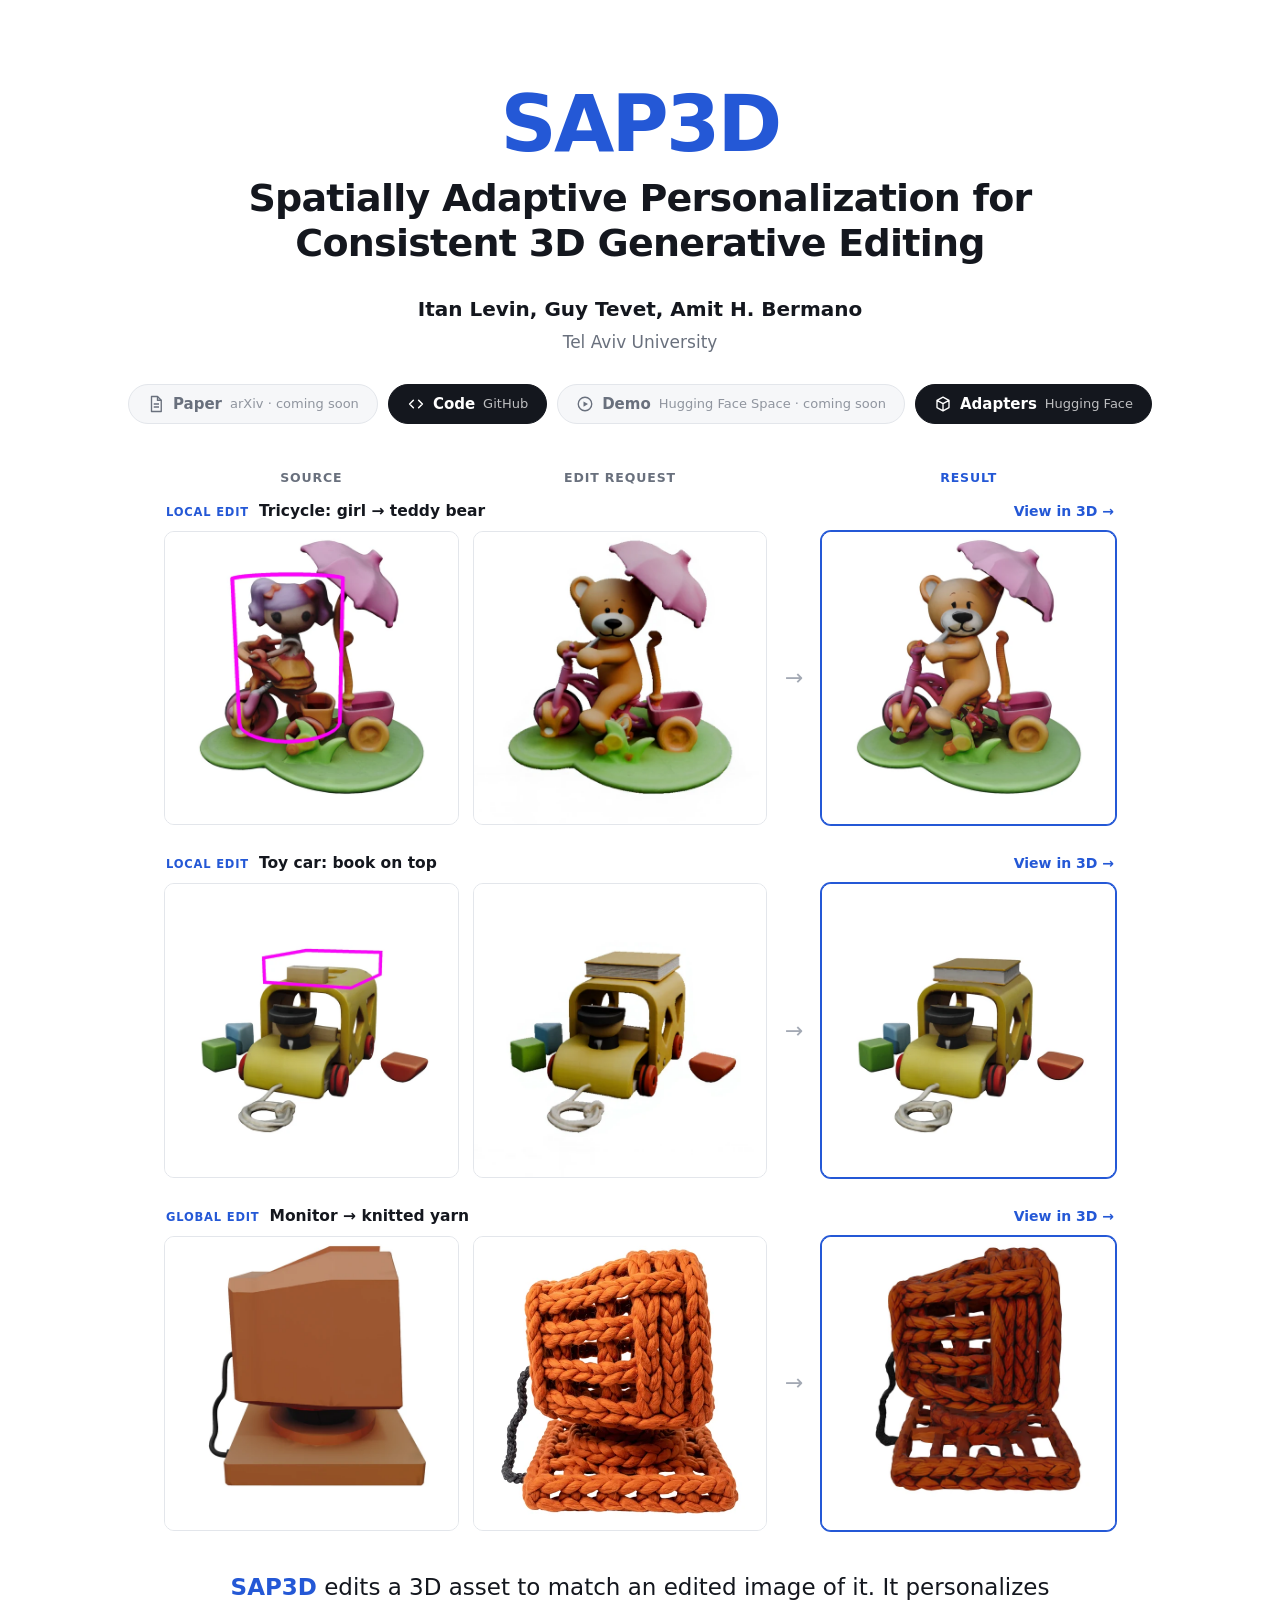
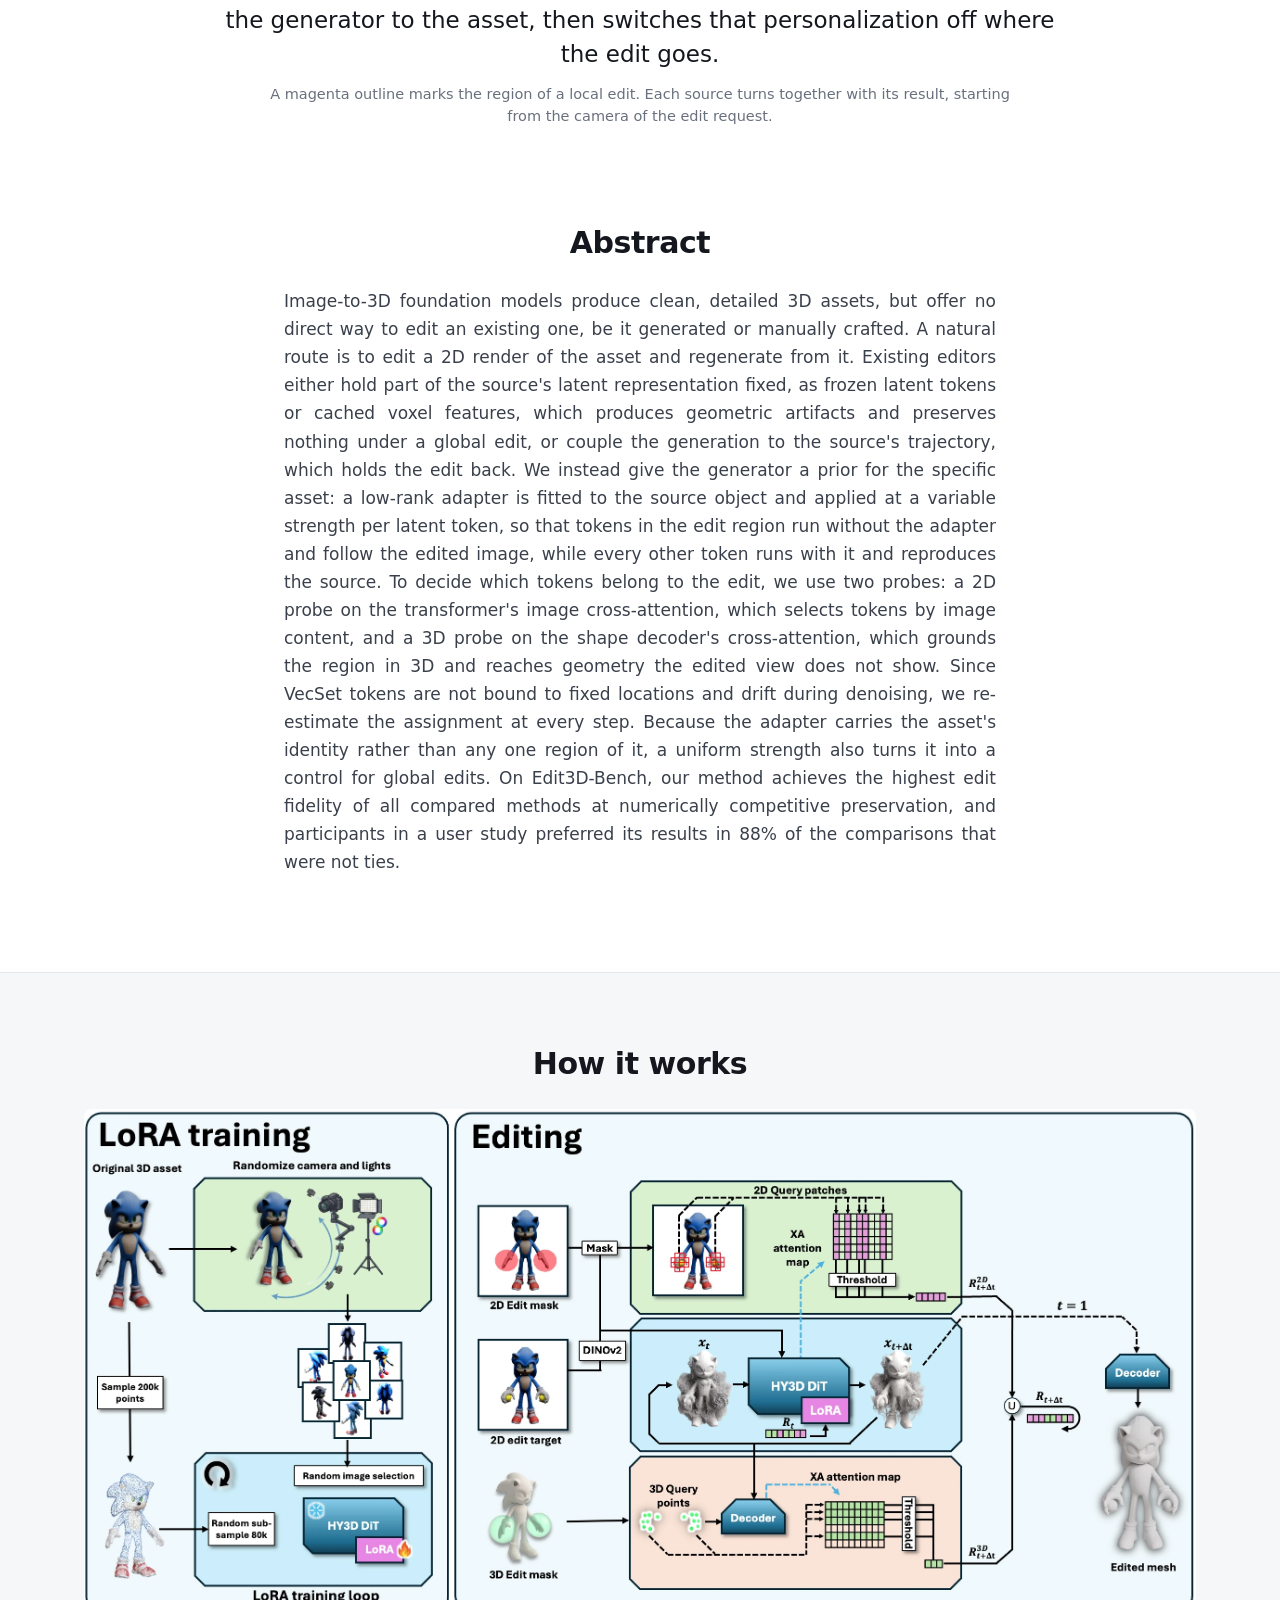
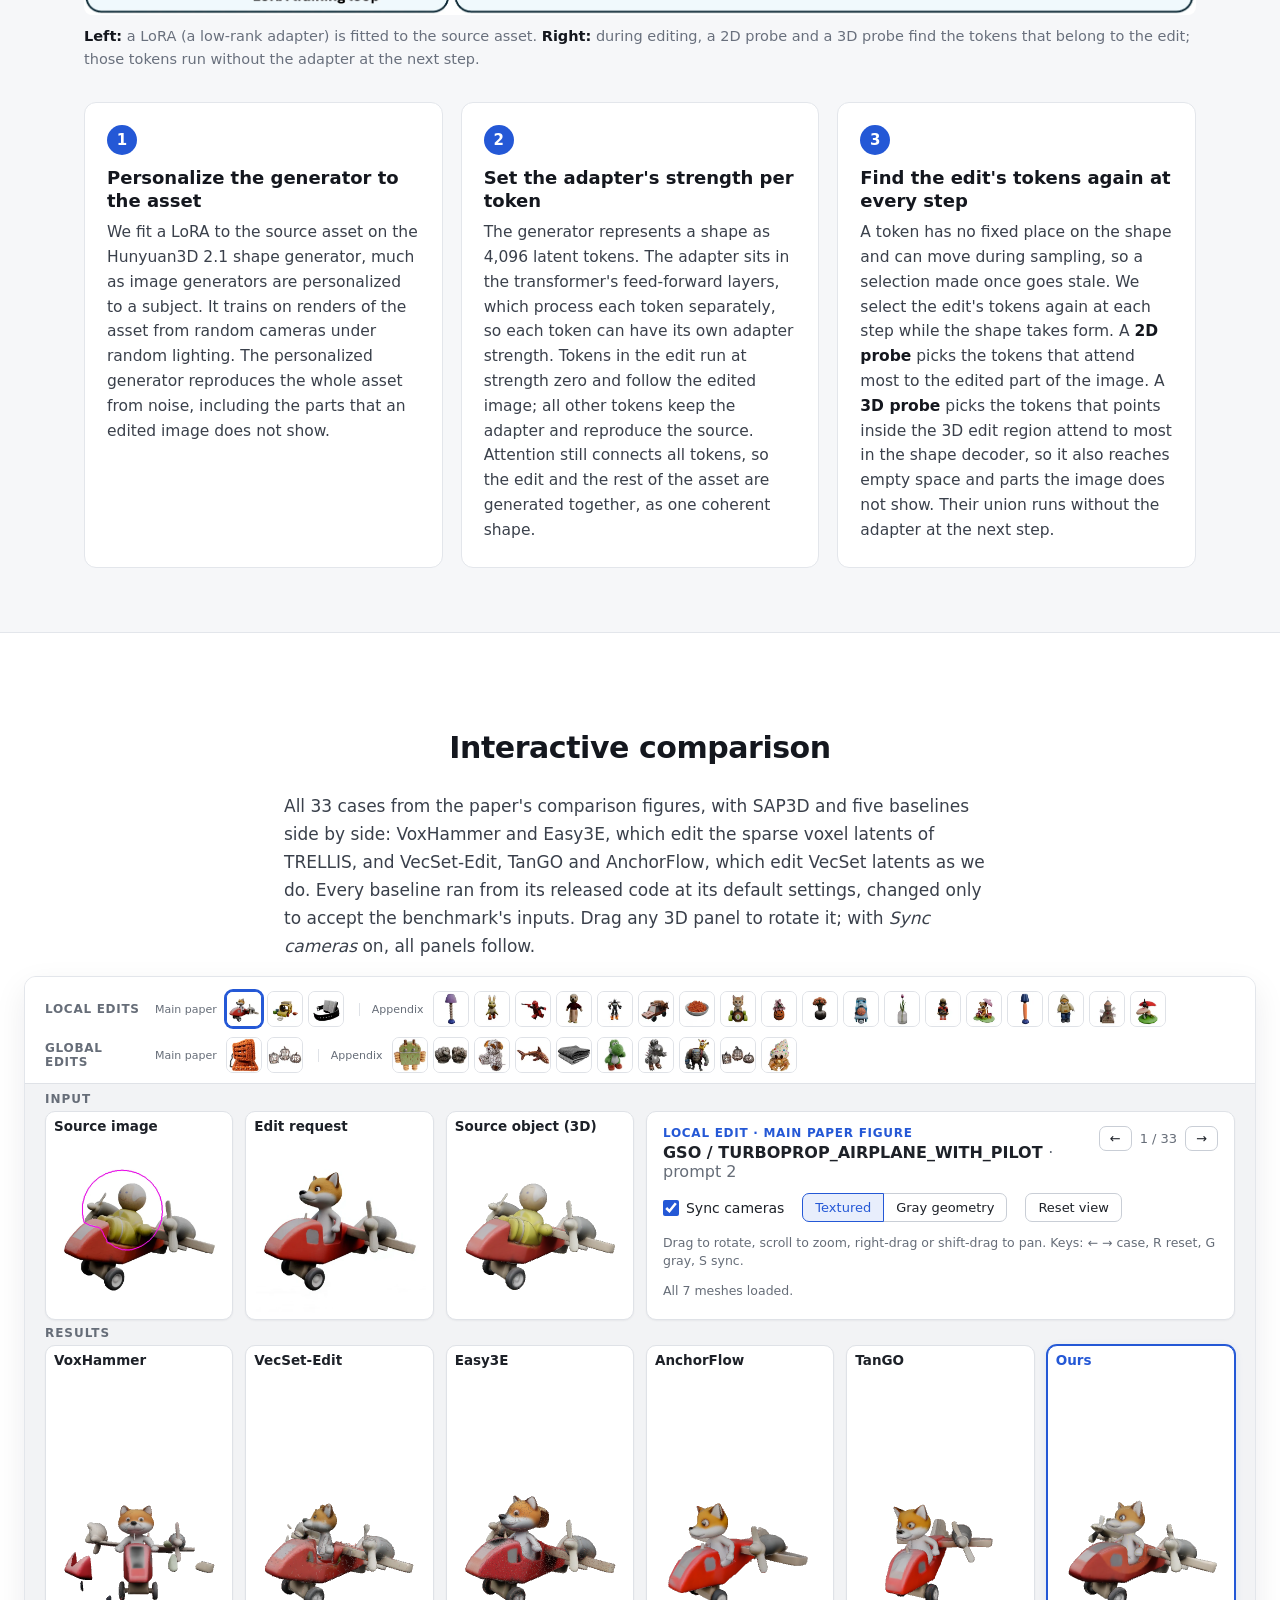
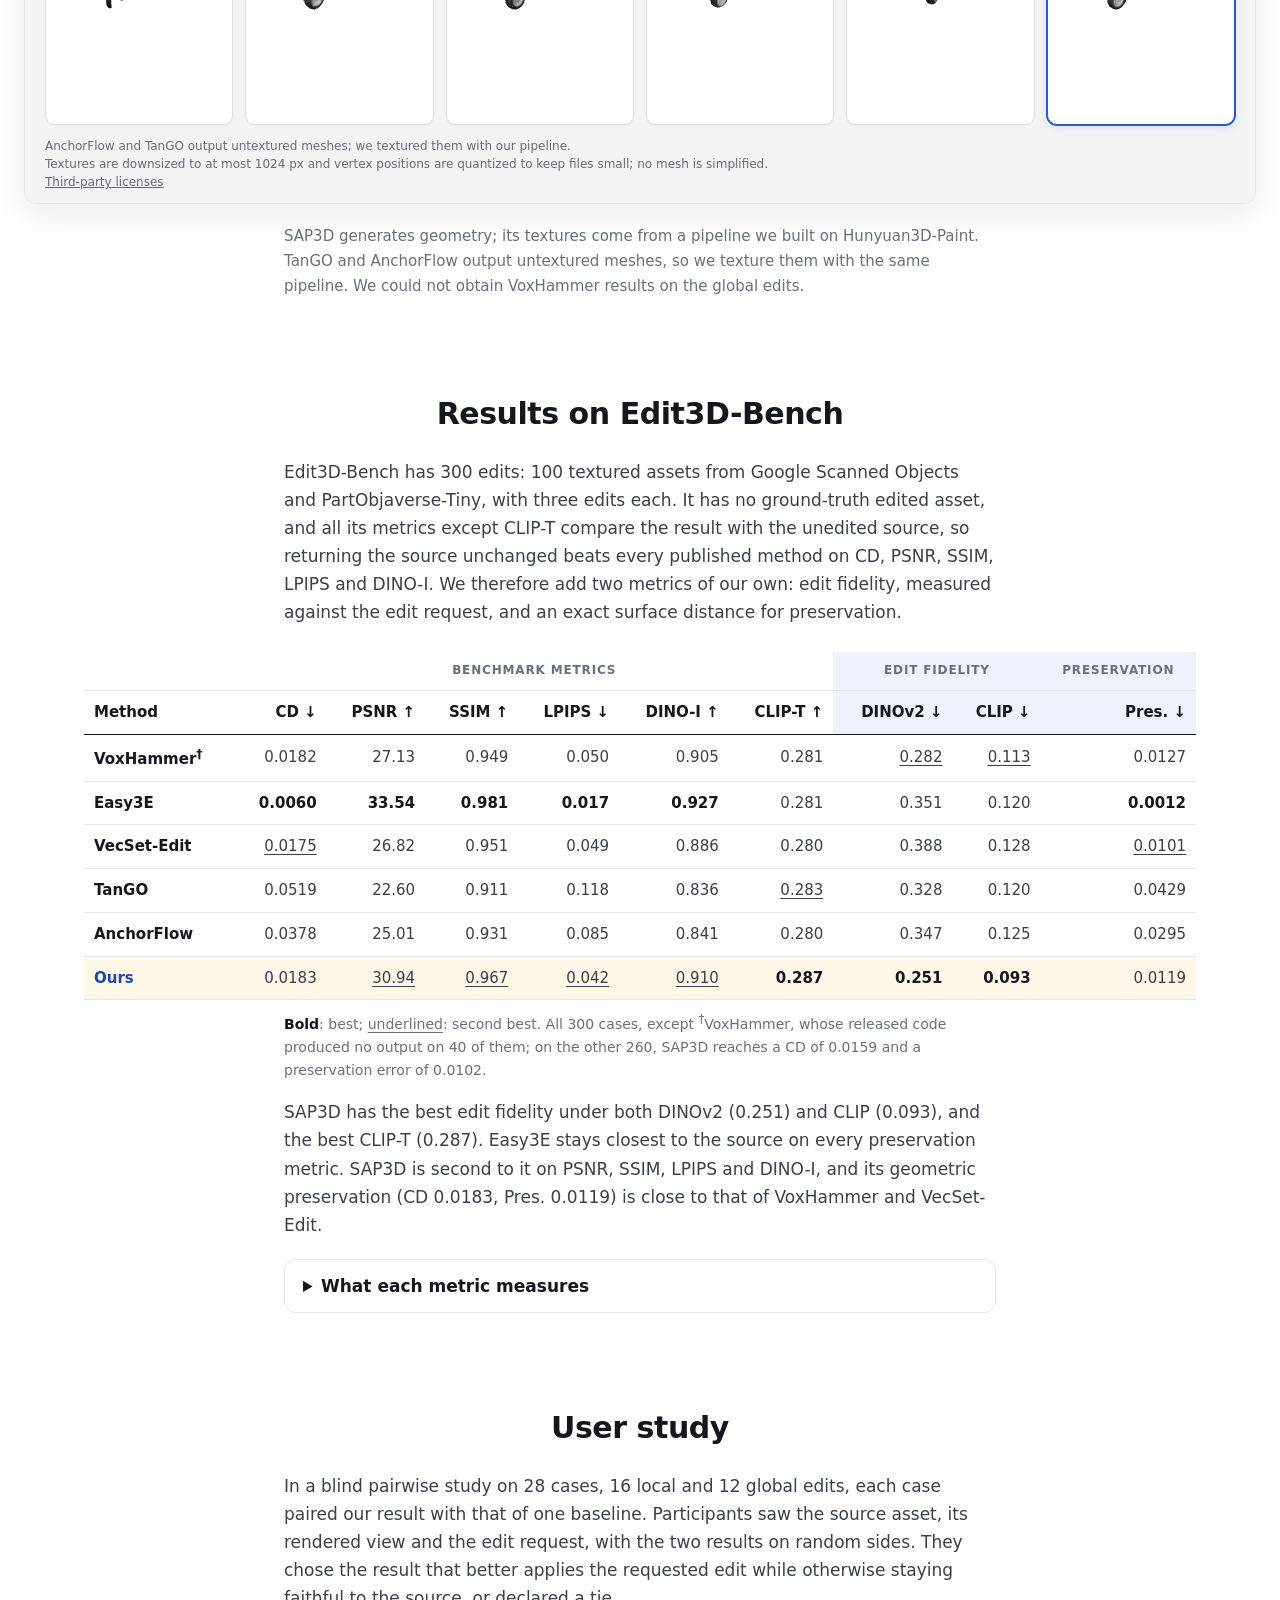
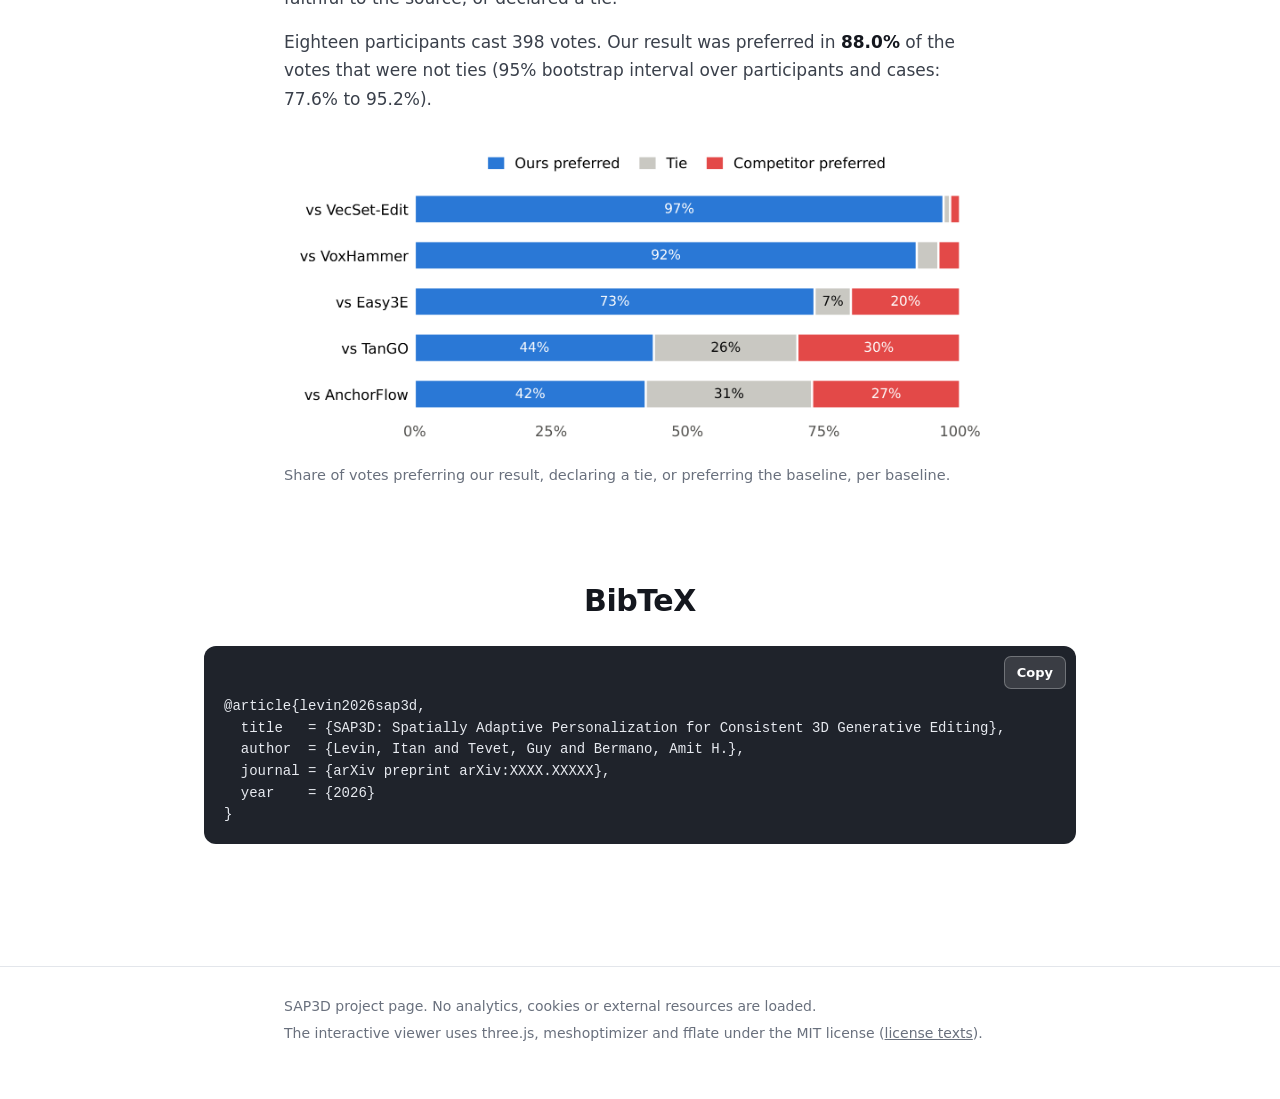
<file: index.html>
<!doctype html>
<html lang="en">
<head>
<meta name="robots" content="noindex, nofollow">
<meta charset="utf-8">
<meta name="viewport" content="width=device-width, initial-scale=1">
<title>Spatially Adaptive Personalization for Consistent 3D Generative Editing</title>
<meta name="description" content="Edit a 3D asset from one edited image of it: personalize a 3D generator to the asset with a LoRA, then set the adapter's strength per latent token.">
<link rel="icon" href="data:,">
<link rel="stylesheet" href="assets/css/style.css">
<script src="config.js"></script>
</head>
<body>

<header class="hero">
  <div class="wrap-wide">
    <h1 class="title"><span class="title-method" data-method></span><span class="title-colon">: </span><span class="title-rest" data-cfg="titleRest"></span></h1>
    <p class="authors" data-cfg="authors"></p>
    <p class="affiliation" data-cfg="affiliation"></p>
    <nav class="links" aria-label="Project links">
      <a class="btn" data-link="paper">
        <svg viewBox="0 0 24 24" aria-hidden="true"><path d="M6 2h8l5 5v15H6z" fill="none" stroke="currentColor" stroke-width="1.8" stroke-linejoin="round"/><path d="M14 2v5h5M9 12h7M9 16h7" fill="none" stroke="currentColor" stroke-width="1.8"/></svg>
        <span>Paper</span><span class="sub">arXiv</span>
      </a>
      <a class="btn" data-link="code">
        <svg viewBox="0 0 24 24" aria-hidden="true"><path d="M8.5 7 3.5 12l5 5M15.5 7l5 5-5 5" fill="none" stroke="currentColor" stroke-width="2" stroke-linecap="round" stroke-linejoin="round"/></svg>
        <span>Code</span><span class="sub">GitHub</span>
      </a>
      <a class="btn" data-link="demo">
        <svg viewBox="0 0 24 24" aria-hidden="true"><circle cx="12" cy="12" r="9" fill="none" stroke="currentColor" stroke-width="1.8"/><path d="M10 8.5v7l6-3.5z" fill="currentColor"/></svg>
        <span>Demo</span><span class="sub">Hugging Face Space</span>
      </a>
      <a class="btn" data-link="adapters">
        <svg viewBox="0 0 24 24" aria-hidden="true"><path d="M12 2.8 20 7.2v9.6l-8 4.4-8-4.4V7.2z M4 7.2l8 4.4 8-4.4 M12 11.6v9.6" fill="none" stroke="currentColor" stroke-width="1.8" stroke-linejoin="round"/></svg>
        <span>Adapters</span><span class="sub">Hugging Face</span>
      </a>
    </nav>
  </div>
</header>

<noscript><p class="noscript">This page fills in the method name, authors and links with JavaScript; please enable it.</p></noscript>

<main>

<section class="teaser wrap-wide" aria-label="Example edits">
  <div class="teaser-head" aria-hidden="true">
    <span>Source</span><span>Edit request</span><span></span><span class="ours">Result</span>
  </div>

  <figure class="teaser-row">
    <figcaption class="row-title"><span><span class="kind">Local edit</span>Tricycle: girl &rarr; teddy bear</span><a class="to-viewer" data-case="gso_lalaloopsy_peanut_big_top_tr_p1">View in 3D</a></figcaption>
    <div class="row-cells">
      <figure><video class="turntable" autoplay muted loop playsinline preload="auto" poster="assets/img/teaser_tricycle_source.webp" width="640" height="640" aria-label="Source toy of a girl riding a tricycle under a pink umbrella, turning; the girl is outlined as the edit region"><source src="assets/video/teaser_tricycle_source.mp4" type="video/mp4"><img src="assets/img/teaser_tricycle_source.webp" alt="Source toy of a girl riding a tricycle under a pink umbrella; the girl is outlined as the edit region" width="640" height="640"></video><figcaption>Source</figcaption></figure>
      <figure><img src="assets/img/teaser_tricycle_request.webp" alt="Edit request: the same view with the girl replaced by a teddy bear" width="640" height="640"><figcaption>Edit request</figcaption></figure>
      <span class="row-arrow" aria-hidden="true">&rarr;</span>
      <figure class="ours"><video class="turntable" autoplay muted loop playsinline preload="auto" poster="assets/img/teaser_tricycle_ours.webp" width="640" height="640" aria-label="Edited 3D result, turning in step with the source"><source src="assets/video/teaser_tricycle_ours.mp4" type="video/mp4"><img src="assets/img/teaser_tricycle_ours.webp" alt="Edited 3D result from the camera of the edit request" width="640" height="640"></video><figcaption>Result</figcaption></figure>
    </div>
  </figure>

  <figure class="teaser-row">
    <figcaption class="row-title"><span><span class="kind">Local edit</span>Toy car: book on top</span><a class="to-viewer" data-case="gso_sorting_bus_p2">View in 3D</a></figcaption>
    <div class="row-cells">
      <figure><video class="turntable" autoplay muted loop playsinline preload="auto" poster="assets/img/teaser_toycar_source.webp" width="640" height="640" aria-label="Source wooden toy car with shape blocks around it, turning; its roof is outlined as the edit region"><source src="assets/video/teaser_toycar_source.mp4" type="video/mp4"><img src="assets/img/teaser_toycar_source.webp" alt="Source wooden toy car with shape blocks around it; its roof is outlined as the edit region" width="640" height="640"></video><figcaption>Source</figcaption></figure>
      <figure><img src="assets/img/teaser_toycar_request.webp" alt="Edit request: the same view with a book placed on the car's roof" width="640" height="640"><figcaption>Edit request</figcaption></figure>
      <span class="row-arrow" aria-hidden="true">&rarr;</span>
      <figure class="ours"><video class="turntable" autoplay muted loop playsinline preload="auto" poster="assets/img/teaser_toycar_ours.webp" width="640" height="640" aria-label="Edited 3D result, turning in step with the source"><source src="assets/video/teaser_toycar_ours.mp4" type="video/mp4"><img src="assets/img/teaser_toycar_ours.webp" alt="Edited 3D result from the camera of the edit request" width="640" height="640"></video><figcaption>Result</figcaption></figure>
    </div>
  </figure>

  <figure class="teaser-row">
    <figcaption class="row-title"><span><span class="kind">Global edit</span>Monitor &rarr; knitted yarn</span><a class="to-viewer" data-case="globedit_po_25a32b2b_p1">View in 3D</a></figcaption>
    <div class="row-cells">
      <figure><video class="turntable" autoplay muted loop playsinline preload="auto" poster="assets/img/teaser_monitor_source.webp" width="640" height="640" aria-label="Source asset, an orange computer monitor, turning"><source src="assets/video/teaser_monitor_source.mp4" type="video/mp4"><img src="assets/img/teaser_monitor_source.webp" alt="Source asset: an orange computer monitor" width="640" height="640"></video><figcaption>Source</figcaption></figure>
      <figure><img src="assets/img/teaser_monitor_request.webp" alt="Edit request: the monitor rendered as knitted orange yarn" width="517" height="517"><figcaption>Edit request</figcaption></figure>
      <span class="row-arrow" aria-hidden="true">&rarr;</span>
      <figure class="ours"><video class="turntable" autoplay muted loop playsinline preload="auto" poster="assets/img/teaser_monitor_ours.webp" width="640" height="640" aria-label="Edited 3D result, turning in step with the source"><source src="assets/video/teaser_monitor_ours.mp4" type="video/mp4"><img src="assets/img/teaser_monitor_ours.webp" alt="Edited 3D result from the camera of the edit request" width="640" height="640"></video><figcaption>Result</figcaption></figure>
    </div>
  </figure>
  <p class="summary"><span data-method></span> edits a 3D asset to match an edited image of it. It personalizes the generator to the asset, then switches that personalization off where the edit goes.</p>
  <p class="caption">A magenta outline marks the region of a local edit. Each source turns together with its result, starting from the camera of the edit request.</p>
</section>

<section class="wrap" id="abstract">
  <h2>Abstract</h2>
  <p class="abstract">Image-to-3D foundation models produce clean, detailed 3D assets, but offer no direct way to edit an existing one, be it generated or manually crafted. A natural route is to edit a 2D render of the asset and regenerate from it. Existing editors either hold part of the source's latent representation fixed, as frozen latent tokens or cached voxel features, which produces geometric artifacts and preserves nothing under a global edit, or couple the generation to the source's trajectory, which holds the edit back. We instead give the generator a prior for the specific asset: a low-rank adapter is fitted to the source object and applied at a variable strength per latent token, so that tokens in the edit region run without the adapter and follow the edited image, while every other token runs with it and reproduces the source. To decide which tokens belong to the edit, we use two probes: a 2D probe on the transformer's image cross-attention, which selects tokens by image content, and a 3D probe on the shape decoder's cross-attention, which grounds the region in 3D and reaches geometry the edited view does not show. Since VecSet tokens are not bound to fixed locations and drift during denoising, we re-estimate the assignment at every step. Because the adapter carries the asset's identity rather than any one region of it, a uniform strength also turns it into a control for global edits. On Edit3D-Bench, our method achieves the highest edit fidelity of all compared methods at numerically competitive preservation, and participants in a user study preferred its results in 88% of the comparisons that were not ties.</p>
</section>

<section class="band" id="method">
  <div class="wrap"><h2>How it works</h2></div>
  <figure class="figure wrap-wide">
    <a class="zoom" href="assets/img/method.webp"><img src="assets/img/method.webp" alt="Method overview. Left: LoRA training on renders of the source asset under random cameras and lights, paired with points sampled on its surface. Right: at each denoising step a 2D probe on the transformer's image cross-attention and a 3D probe on the decoder's cross-attention each select tokens; their union decides which tokens run without the adapter at the next step." width="2395" height="1091" loading="lazy"></a>
    <figcaption><strong>Left:</strong> a LoRA (a low-rank adapter) is fitted to the source asset. <strong>Right:</strong> during editing, a 2D probe and a 3D probe find the tokens that belong to the edit; those tokens run without the adapter at the next step.</figcaption>
  </figure>

  <ol class="steps wrap-wide">
    <li>
      <h3>Personalize the generator to the asset</h3>
      <p>We fit a LoRA to the source asset on the Hunyuan3D&nbsp;2.1 shape generator, much as image generators are personalized to a subject. It trains on renders of the asset from random cameras under random lighting. The personalized generator reproduces the whole asset from noise, including the parts that an edited image does not show.</p>
    </li>
    <li>
      <h3>Set the adapter's strength per token</h3>
      <p>The generator represents a shape as 4,096 latent tokens. The adapter sits in the transformer's feed-forward layers, which process each token separately, so each token can have its own adapter strength. Tokens in the edit run at strength zero and follow the edited image; all other tokens keep the adapter and reproduce the source. Attention still connects all tokens, so the edit and the rest of the asset are generated together, as one coherent shape.</p>
    </li>
    <li>
      <h3>Find the edit's tokens again at every step</h3>
      <p>A token has no fixed place on the shape and can move during sampling, so a selection made once goes stale. We select the edit's tokens again at each step while the shape takes form. A <strong>2D probe</strong> picks the tokens that attend most to the edited part of the image. A <strong>3D probe</strong> picks the tokens that points inside the 3D edit region attend to most in the shape decoder, so it also reaches empty space and parts the image does not show. Their union runs without the adapter at the next step.</p>
    </li>
  </ol>
</section>

<section class="viewer-section" id="comparison">
  <div class="wrap">
    <h2>Interactive comparison</h2>
    <p>All 33 cases from the paper's comparison figures, with <span data-method></span> and five baselines side by side: VoxHammer and Easy3E, which edit the sparse voxel latents of TRELLIS, and VecSet-Edit, TanGO and AnchorFlow, which edit VecSet latents as we do. Every baseline ran from its released code at its default settings, changed only to accept the benchmark's inputs. Drag any 3D panel to rotate it; with <em>Sync cameras</em> on, all panels follow.</p>
  </div>
  <div class="viewer-shell wrap-viewer">
    <div class="viewer-slot" id="viewer-slot"><p class="viewer-wait">Loading the interactive viewer&hellip;</p></div>
    <figure class="viewer-poster">
      <a class="zoom" href="assets/img/comparison_local.webp"><img src="assets/img/comparison_local.webp" alt="Static comparison of local edits: source, edit request, VoxHammer, VecSet-Edit, Easy3E, AnchorFlow, TanGO and ours, each from the edit request's camera and from the opposite side" width="2400" height="1465" loading="lazy"></a>
      <figcaption>Local edits from the paper, each from the camera of the edit request (upper row) and from the opposite side (lower row). Tap the figure to enlarge it. The interactive viewer needs a desktop-sized screen.</figcaption>
      <a class="btn btn-light" data-viewer-link target="_blank" rel="noopener">Open the interactive viewer</a>
    </figure>
  </div>
  <div class="wrap">
    <p class="note"><span data-method></span> generates geometry; its textures come from a pipeline we built on Hunyuan3D-Paint. TanGO and AnchorFlow output untextured meshes, so we texture them with the same pipeline. We could not obtain VoxHammer results on the global edits.</p>
  </div>
</section>

<section class="wrap" id="results">
  <h2>Results on Edit3D-Bench</h2>
  <p>Edit3D-Bench has 300 edits: 100 textured assets from Google Scanned Objects and PartObjaverse-Tiny, with three edits each. It has no ground-truth edited asset, and all its metrics except CLIP-T compare the result with the unedited source, so returning the source unchanged beats every published method on CD, PSNR, SSIM, LPIPS and DINO-I. We therefore add two metrics of our own: edit fidelity, measured against the edit request, and an exact surface distance for preservation.</p>

  <div class="table-scroll">
  <table class="results">
    <thead>
      <tr class="group">
        <th></th>
        <th colspan="6">Benchmark metrics</th>
        <th colspan="2" class="ours-metrics">Edit fidelity</th>
        <th class="ours-metrics">Preservation</th>
      </tr>
      <tr>
        <th scope="col">Method</th>
        <th scope="col">CD&nbsp;&darr;</th>
        <th scope="col">PSNR&nbsp;&uarr;</th>
        <th scope="col">SSIM&nbsp;&uarr;</th>
        <th scope="col">LPIPS&nbsp;&darr;</th>
        <th scope="col">DINO-I&nbsp;&uarr;</th>
        <th scope="col">CLIP-T&nbsp;&uarr;</th>
        <th scope="col" class="ours-metrics">DINOv2&nbsp;&darr;</th>
        <th scope="col" class="ours-metrics">CLIP&nbsp;&darr;</th>
        <th scope="col" class="ours-metrics">Pres.&nbsp;&darr;</th>
      </tr>
    </thead>
    <tbody>
      <tr><th scope="row">VoxHammer<sup>&dagger;</sup></th><td>0.0182</td><td>27.13</td><td>0.949</td><td>0.050</td><td>0.905</td><td>0.281</td><td class="second">0.282</td><td class="second">0.113</td><td>0.0127</td></tr>
      <tr><th scope="row">Easy3E</th><td class="best">0.0060</td><td class="best">33.54</td><td class="best">0.981</td><td class="best">0.017</td><td class="best">0.927</td><td>0.281</td><td>0.351</td><td>0.120</td><td class="best">0.0012</td></tr>
      <tr><th scope="row">VecSet-Edit</th><td class="second">0.0175</td><td>26.82</td><td>0.951</td><td>0.049</td><td>0.886</td><td>0.280</td><td>0.388</td><td>0.128</td><td class="second">0.0101</td></tr>
      <tr><th scope="row">TanGO</th><td>0.0519</td><td>22.60</td><td>0.911</td><td>0.118</td><td>0.836</td><td class="second">0.283</td><td>0.328</td><td>0.120</td><td>0.0429</td></tr>
      <tr><th scope="row">AnchorFlow</th><td>0.0378</td><td>25.01</td><td>0.931</td><td>0.085</td><td>0.841</td><td>0.280</td><td>0.347</td><td>0.125</td><td>0.0295</td></tr>
      <tr class="ours-row"><th scope="row">Ours</th><td>0.0183</td><td class="second">30.94</td><td class="second">0.967</td><td class="second">0.042</td><td class="second">0.910</td><td class="best">0.287</td><td class="best">0.251</td><td class="best">0.093</td><td>0.0119</td></tr>
    </tbody>
  </table>
  </div>
  <p class="table-note"><strong>Bold</strong>: best; <span class="second">underlined</span>: second best. All 300 cases, except <sup>&dagger;</sup>VoxHammer, whose released code produced no output on 40 of them; on the other 260, <span data-method></span> reaches a CD of 0.0159 and a preservation error of 0.0102.</p>

  <p><span data-method></span> has the best edit fidelity under both DINOv2 (0.251) and CLIP (0.093), and the best CLIP-T (0.287). Easy3E stays closest to the source on every preservation metric. <span data-method></span> is second to it on PSNR, SSIM, LPIPS and DINO-I, and its geometric preservation (CD 0.0183, Pres. 0.0119) is close to that of VoxHammer and VecSet-Edit.</p>

  <details class="metrics">
    <summary>What each metric measures</summary>
    <dl>
      <dt>CD&nbsp;&darr;</dt>
      <dd>Chamfer distance to the source mesh, outside the 3D edit region. It is computed from randomly sampled points, so two samplings of the same mesh already differ by about 0.005; smaller errors cannot be resolved.</dd>
      <dt>PSNR&nbsp;&uarr;, SSIM&nbsp;&uarr;, LPIPS&nbsp;&darr;</dt>
      <dd>Agreement between renders of the result and of the source over 16 views, outside the 2D projection of the edit region.</dd>
      <dt>DINO-I&nbsp;&uarr;</dt>
      <dd>Similarity of DINOv2 features between whole renders of the result and of the source, edit region included.</dd>
      <dt>CLIP-T&nbsp;&uarr;</dt>
      <dd>Similarity between renders of the result and a text caption of the edited object.</dd>
      <dt>Edit fidelity: DINOv2&nbsp;&darr;, CLIP&nbsp;&darr;</dt>
      <dd>Ours. We render the result from the camera of the edit request, crop the render and the edit request to the square around the 2D edit mask, and set everything outside the mask to the same gray. The score is one minus the cosine similarity of the two images' DINOv2 (or CLIP) class-token embeddings.</dd>
      <dt>Preservation (Pres.)&nbsp;&darr;</dt>
      <dd>Ours. The exact point-to-surface distance between result and source, outside the 3D edit region: 200,000 points sampled on each surface, points inside the region discarded, averaged over both directions. Its noise floor is below 10<sup>&minus;8</sup>.</dd>
    </dl>
    <p>The first six are the benchmark's own metrics, computed with its released evaluation code, unmodified, for every method.</p>
  </details>
</section>

<section class="wrap" id="user-study">
  <h2>User study</h2>
  <p>In a blind pairwise study on 28 cases, 16 local and 12 global edits, each case paired our result with that of one baseline. Participants saw the source asset, its rendered view and the edit request, with the two results on random sides. They chose the result that better applies the requested edit while otherwise staying faithful to the source, or declared a tie.</p>
  <p>Eighteen participants cast 398 votes. Our result was preferred in <strong>88.0%</strong> of the votes that were not ties (95% bootstrap interval over participants and cases: 77.6% to 95.2%).</p>
  <figure class="figure">
    <a class="zoom" href="assets/img/user_study_bars.webp"><img src="assets/img/user_study_bars.webp" alt="Horizontal stacked bars: share of votes preferring our result, a tie, or the baseline, for each of the five baselines" width="1600" height="713" loading="lazy"></a>
    <figcaption>Share of votes preferring our result, declaring a tie, or preferring the baseline, per baseline.</figcaption>
  </figure>
</section>

<section class="wrap" id="bibtex">
  <h2>BibTeX</h2>
  <div class="bibtex">
    <button type="button" class="copy" id="copy-bibtex">Copy</button>
    <pre><code id="bibtex-code"></code></pre>
  </div>
  <p class="copy-state" id="copy-state" aria-live="polite"></p>
</section>

</main>

<footer class="footer">
  <div class="wrap">
    <p><span data-method></span> project page. No analytics, cookies or external resources are loaded.</p>
    <p>The interactive viewer uses three.js, meshoptimizer and fflate under the MIT license (<a href="results_viewer/assets/THIRD_PARTY_LICENSES.txt">license texts</a>).</p>
  </div>
</footer>

<script src="assets/js/page.js"></script>
</body>
</html>
</file>
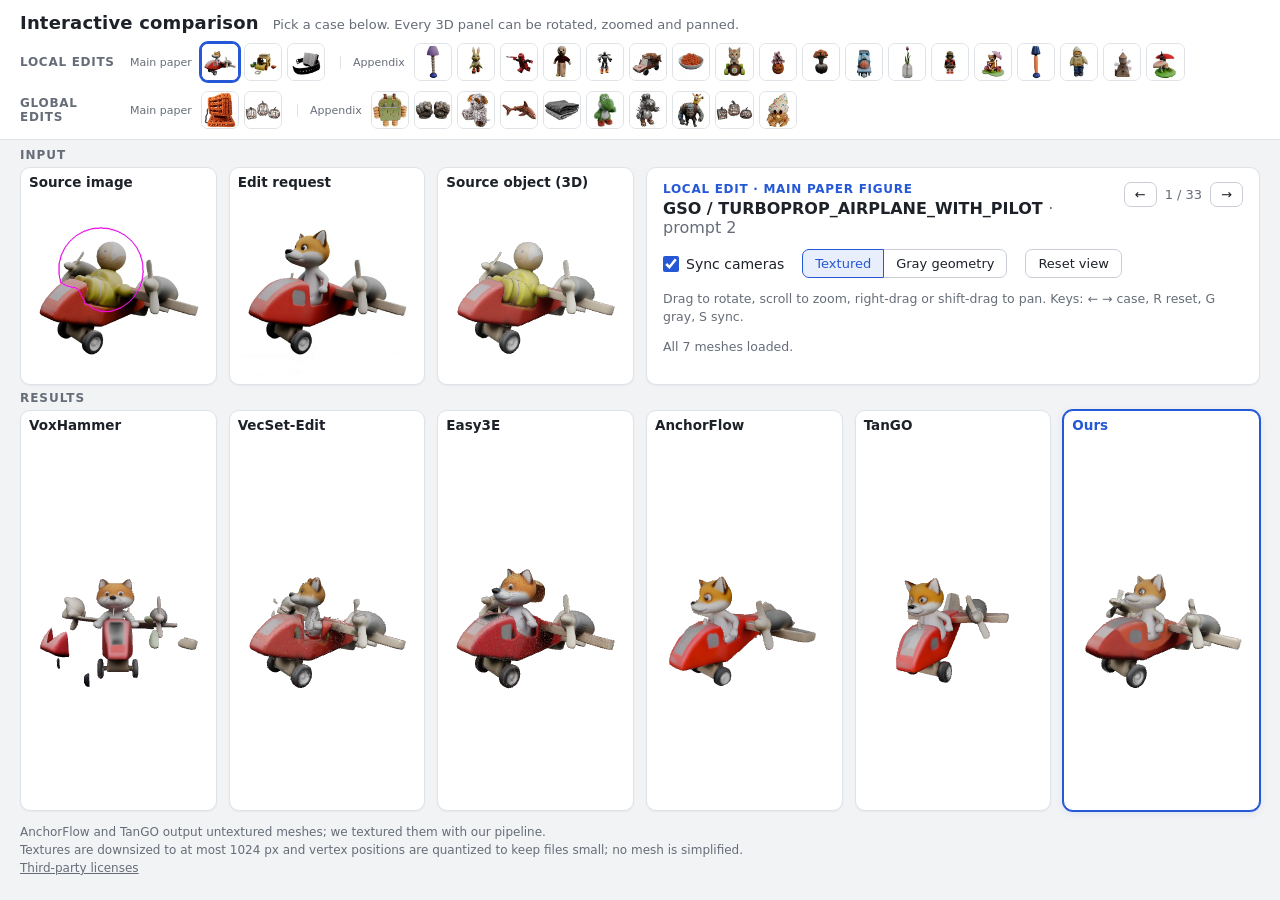
<file: results_viewer/index.html>
<!doctype html>
<html lang="en">
<head>
<meta name="robots" content="noindex, nofollow">
<meta charset="utf-8">
<meta name="viewport" content="width=device-width, initial-scale=1">
<title>Interactive comparison</title>
<link rel="stylesheet" href="assets/viewer.css">
<script>if (window.self !== window.top) document.documentElement.classList.add("embedded");</script>
</head>
<body>
<canvas id="gl" aria-hidden="true"></canvas>
<header class="top">
  <div class="heading">
    <h1 id="page-title">Interactive comparison</h1>
    <span class="subtitle">Pick a case below. Every 3D panel can be rotated, zoomed and panned.</span>
  </div>
  <nav class="strip" id="strip" aria-label="Cases"></nav>
</header>
<main id="main">
  <section class="block">
    <h2 class="block-label">Input</h2>
    <div class="grid">
      <figure class="panel">
        <figcaption>Source image</figcaption>
        <div class="view"><img id="img-source" alt="Source image"></div>
      </figure>
      <figure class="panel">
        <figcaption>Edit request</figcaption>
        <div class="view"><img id="img-request" alt="Edit request image"></div>
      </figure>
      <figure class="panel" id="viewer-source">
        <figcaption>Source object (3D)</figcaption>
        <div class="view"><div class="status"></div></div>
      </figure>
      <div class="card controls">
        <div class="case-head">
          <div>
            <div class="case-kind" id="case-kind"></div>
            <div class="case-name" id="case-name"></div>
          </div>
          <div class="nav-buttons">
            <button type="button" id="prev" aria-label="Previous case">&#8592;</button>
            <span id="case-count"></span>
            <button type="button" id="next" aria-label="Next case">&#8594;</button>
          </div>
        </div>
        <div class="control-row">
          <label class="check"><input type="checkbox" id="sync" checked> Sync cameras</label>
          <div class="segmented" role="group" aria-label="Shading">
            <button type="button" id="shade-textured" class="on">Textured</button>
            <button type="button" id="shade-grey">Gray geometry</button>
          </div>
          <button type="button" id="reset" class="plain">Reset view</button>
        </div>
        <p class="hint">Drag to rotate, scroll to zoom, right-drag or shift-drag to pan. Keys: &#8592; &#8594; case, R reset, G gray, S sync.</p>
        <p class="load-state" id="load-state"></p>
      </div>
    </div>
  </section>
  <section class="block">
    <h2 class="block-label">Results</h2>
    <div class="grid" id="results"></div>
  </section>
</main>
<footer id="footer"></footer>
<script src="assets/cases.js"></script>
<script src="assets/viewer.js"></script>
</body>
</html>
</file>
<file: assets/css/style.css>
:root {
  --ink: #14171e;
  --body: #3a404b;
  --muted: #69707d;
  --line: #e3e6eb;
  --band: #f6f7f9;
  --accent: #2458d6;
  --accent-ink: #1d47ad;
  --accent-soft: #edf2fd;
  --radius: 12px;
  --text-w: 760px;
  --wide-w: 1160px;
  --viewer-w: 1480px;
  --pad: 24px;
  --teaser-w: 1000px;
  --teaser-cols: minmax(0, 1fr) minmax(0, 1fr) 26px minmax(0, 1fr);
  font-family: system-ui, "Segoe UI", Roboto, "Helvetica Neue", Arial, sans-serif;
  color: var(--body);
  background: #fff;
  line-height: 1.65;
  -webkit-text-size-adjust: 100%;
}

* { box-sizing: border-box; }
html, body { margin: 0; }
body { font-size: 17px; }
img { max-width: 100%; height: auto; display: block; }
a { color: var(--accent); }
a:hover { color: var(--accent-ink); }
strong { color: var(--ink); }

.wrap, .wrap-wide, .wrap-viewer { margin-left: auto; margin-right: auto; padding-left: var(--pad); padding-right: var(--pad); }
.wrap { max-width: var(--text-w); }
.wrap-wide { max-width: var(--wide-w); }
.wrap-viewer { max-width: var(--viewer-w); }

main > section { margin-top: 0; margin-bottom: 96px; }
main > section.band, main > section.viewer-section { margin-bottom: 96px; }

h1, h2, h3 { color: var(--ink); line-height: 1.25; }
h2 {
  font-size: 30px;
  font-weight: 700;
  letter-spacing: -0.015em;
  text-align: center;
  margin: 0 0 26px;
}
h3 { font-size: 18px; font-weight: 650; margin: 0 0 8px; }
h3.sub-h { font-size: 21px; margin: 48px 0 12px; }
h2 + h3.sub-h { margin-top: 8px; }
p { margin: 0 0 16px; }
var { font-style: italic; font-family: Georgia, "Times New Roman", serif; }

/* header */
.hero { padding: 84px 0 44px; text-align: center; }
.title { font-weight: 700; margin: 0 auto 26px; max-width: 920px; }
.title-method {
  display: block;
  font-size: clamp(46px, 7vw, 78px);
  letter-spacing: -0.035em;
  line-height: 1.05;
  color: var(--accent);
  margin-bottom: 10px;
}
.title-colon {
  position: absolute;
  width: 1px;
  height: 1px;
  overflow: hidden;
  clip: rect(0 0 0 0);
  white-space: nowrap;
}
.title-rest { display: block; font-size: clamp(25px, 3.3vw, 38px); letter-spacing: -0.02em; line-height: 1.2; }
.authors { font-size: 20px; color: var(--ink); font-weight: 600; margin: 0 0 2px; }
.affiliation { color: var(--muted); margin: 0; }
.links { display: flex; flex-wrap: wrap; justify-content: center; gap: 10px; margin-top: 28px; }

.btn {
  display: inline-flex;
  align-items: center;
  gap: 8px;
  padding: 10px 18px;
  border-radius: 999px;
  background: var(--ink);
  color: #fff;
  font-size: 15px;
  font-weight: 600;
  text-decoration: none;
  line-height: 1.2;
  border: 1px solid var(--ink);
}
.btn:hover { background: #333a47; color: #fff; }
.btn svg { width: 18px; height: 18px; flex: 0 0 auto; }
.btn .sub { font-weight: 450; opacity: 0.72; font-size: 13px; }
.btn.pending { background: var(--band); color: var(--muted); border-color: var(--line); cursor: default; }
.btn.pending:hover { background: var(--band); color: var(--muted); }
.btn.pending .sub::after { content: " \00B7  coming soon"; }
.btn-light { background: #fff; color: var(--ink); border-color: #c9ced6; }
.btn-light:hover { background: var(--band); color: var(--ink); }

.noscript { text-align: center; color: #b42318; }

/* teaser */
.teaser.wrap-wide { max-width: var(--teaser-w); }
.teaser-head {
  display: grid;
  grid-template-columns: var(--teaser-cols);
  gap: 14px;
  font-size: 12.5px;
  font-weight: 650;
  text-transform: uppercase;
  letter-spacing: 0.07em;
  color: var(--muted);
  text-align: center;
  margin-bottom: 10px;
}
.teaser-head .ours { color: var(--accent); }
.teaser-row { margin: 0 0 26px; }
.row-title {
  display: flex;
  justify-content: space-between;
  align-items: baseline;
  gap: 12px;
  font-size: 15.5px;
  font-weight: 600;
  color: var(--ink);
  margin: 0 2px 8px;
}
.row-title .kind {
  font-size: 11.5px;
  font-weight: 700;
  text-transform: uppercase;
  letter-spacing: 0.07em;
  color: var(--accent);
  margin-right: 10px;
}
.row-cells { display: grid; grid-template-columns: var(--teaser-cols); gap: 14px; align-items: center; }
.row-cells figure { margin: 0; }
.row-cells figure > img, .row-cells figure > video { display: block; width: 100%; height: auto; aspect-ratio: 1 / 1; object-fit: contain; background: #fff; border: 1px solid var(--line); border-radius: 10px; }
.row-cells figure.ours > img, .row-cells figure.ours > video { border-color: var(--accent); box-shadow: 0 0 0 1px var(--accent); }
.row-cells figcaption { display: none; font-size: 13px; color: var(--muted); text-align: center; margin-top: 4px; }
.row-cells figure.ours figcaption { color: var(--accent); font-weight: 600; }
.row-arrow { color: #a3a9b4; font-size: 22px; text-align: center; }
.to-viewer { font-size: 14px; font-weight: 600; text-decoration: none; white-space: nowrap; }
.to-viewer::after { content: " \2192"; }

.summary {
  font-size: clamp(19px, 2.1vw, 23px);
  line-height: 1.45;
  font-weight: 500;
  color: var(--ink);
  text-align: center;
  max-width: 860px;
  margin: 40px auto 12px;
}
.summary [data-method] { color: var(--accent); font-weight: 700; }
.caption, figcaption { font-size: 14.5px; color: var(--muted); line-height: 1.55; }
.teaser .caption { max-width: var(--text-w); margin: 0 auto; text-align: center; }

/* figures */
.figure { margin: 24px 0 8px; }
.figure.wrap-wide { margin-left: auto; margin-right: auto; }
.figure img { width: 100%; border-radius: 8px; }
.figure a.zoom { display: block; cursor: zoom-in; }
.figure figcaption { margin-top: 10px; }
.figure-wide, .table-scroll {
  width: min(calc(var(--wide-w) - 2 * var(--pad)), calc(100vw - 2 * var(--pad)));
  position: relative;
  left: 50%;
  transform: translateX(-50%);
}

.abstract { text-align: justify; hyphens: auto; }

/* full-width tinted sections */
.band { background: var(--band); border-top: 1px solid var(--line); border-bottom: 1px solid var(--line); padding: 72px 0 64px; }
.band .figure img { background: #fff; }

/* method steps */
.steps {
  list-style: none;
  counter-reset: step;
  margin-top: 32px;
  margin-bottom: 0;
  display: grid;
  grid-template-columns: repeat(3, minmax(0, 1fr));
  gap: 18px;
}
.steps li {
  counter-increment: step;
  padding: 22px 22px 8px;
  border: 1px solid var(--line);
  border-radius: var(--radius);
  background: #fff;
}
.steps li::before {
  content: counter(step);
  display: flex;
  align-items: center;
  justify-content: center;
  width: 30px;
  height: 30px;
  border-radius: 50%;
  background: var(--accent);
  color: #fff;
  font-weight: 700;
  font-size: 15px;
  margin-bottom: 12px;
}
.steps p { font-size: 15.5px; line-height: 1.6; }

/* viewer */
.viewer-section { padding: 0; }
.viewer-shell { margin: 12px auto 20px; }
.viewer-slot {
  height: clamp(780px, 92vh, 1000px);
  border: 1px solid var(--line);
  border-radius: var(--radius);
  overflow: hidden;
  background: #f2f3f5;
  position: relative;
  box-shadow: 0 12px 32px rgba(16, 24, 40, 0.08);
}
.viewer-slot iframe { width: 100%; height: 100%; border: 0; display: block; }
.viewer-wait { position: absolute; inset: 0; display: flex; align-items: center; justify-content: center; color: var(--muted); margin: 0; }
.viewer-slot.ready .viewer-wait { display: none; }
.viewer-poster { display: none; margin: 0; }
.viewer-poster a.zoom { display: block; }
.viewer-poster img { border-radius: 8px; background: #fff; border: 1px solid var(--line); }
.viewer-poster figcaption { margin: 10px 0 14px; }
.note { font-size: 15px; color: var(--muted); margin: 0; }

@media (max-width: 1059px) {
  .viewer-slot { display: none; }
  .viewer-poster { display: block; }
}

/* results table */
.table-scroll { overflow-x: auto; margin: 26px 0 10px; }
table.results { border-collapse: collapse; width: 100%; font-size: 15px; font-variant-numeric: tabular-nums; white-space: nowrap; }
table.results th, table.results td { padding: 9px 10px; text-align: right; border-bottom: 1px solid var(--line); }
table.results th:first-child { text-align: left; }
table.results thead th { color: var(--ink); font-weight: 650; border-bottom: 1.5px solid var(--ink); }
table.results thead tr.group th { font-size: 12px; text-transform: uppercase; letter-spacing: 0.07em; color: var(--muted); text-align: center; border-bottom: 1px solid var(--line); font-weight: 650; }
table.results .ours-metrics { background: var(--accent-soft); }
table.results tbody th { font-weight: 600; color: var(--ink); }
table.results td.best { font-weight: 750; color: var(--ink); }
table.results td.second, .table-note .second { text-decoration: underline; text-underline-offset: 3px; }
table.results tr.ours-row th, table.results tr.ours-row td { background: #fff7e8; }
table.results tr.ours-row th { color: var(--accent-ink); }
.table-note { font-size: 14px; color: var(--muted); }

details.metrics { margin-top: 20px; border: 1px solid var(--line); border-radius: var(--radius); padding: 12px 18px; background: #fff; }
details.metrics summary { cursor: pointer; font-weight: 650; color: var(--ink); }
details.metrics dl { margin: 14px 0 6px; display: grid; grid-template-columns: max-content 1fr; gap: 8px 18px; font-size: 15px; }
details.metrics dt { font-weight: 650; color: var(--ink); }
details.metrics dd { margin: 0; }
details.metrics > p { font-size: 14px; color: var(--muted); margin: 6px 0 4px; }

/* bibtex */
#bibtex { max-width: 920px; }
.bibtex { position: relative; }
.bibtex pre {
  margin: 0;
  background: #1f232b;
  color: #e7eaf0;
  border-radius: var(--radius);
  padding: 50px 20px 18px;
  font-size: 14px;
  line-height: 1.55;
  overflow-x: auto;
}
.bibtex code { font-family: ui-monospace, SFMono-Regular, Menlo, Consolas, "Liberation Mono", monospace; }
.copy {
  position: absolute;
  top: 10px;
  right: 10px;
  font: inherit;
  font-size: 13px;
  font-weight: 600;
  color: #fff;
  background: rgba(255, 255, 255, 0.12);
  border: 1px solid rgba(255, 255, 255, 0.28);
  border-radius: 7px;
  padding: 5px 12px;
  cursor: pointer;
}
.copy:hover { background: rgba(255, 255, 255, 0.22); }
.copy-state { font-size: 14px; color: var(--muted); min-height: 1.4em; margin-top: 6px; }

.footer { border-top: 1px solid var(--line); padding: 28px 0 44px; font-size: 14px; color: var(--muted); }
.footer p { margin: 0 0 4px; }
.footer a { color: var(--muted); }

@media (max-width: 960px) {
  .steps { grid-template-columns: minmax(0, 1fr); max-width: var(--text-w); }
}
@media (max-width: 720px) {
  .teaser-head, .row-arrow { display: none; }
  .row-cells { grid-template-columns: repeat(2, minmax(0, 1fr)); gap: 10px; }
  .row-cells figure.ours { grid-column: 1 / -1; }
  .row-cells figcaption { display: block; }
  .row-title { flex-wrap: wrap; row-gap: 2px; }
  .teaser-row { margin-bottom: 30px; }
}
@media (max-width: 640px) {
  details.metrics dl { grid-template-columns: 1fr; gap: 2px; }
  details.metrics dd { margin-bottom: 10px; }
}
@media (max-width: 560px) {
  :root { --pad: 16px; }
  body { font-size: 16px; }
  .hero { padding: 48px 0 30px; }
  h2 { font-size: 25px; }
  main > section, main > section.band, main > section.viewer-section { margin-bottom: 64px; }
  .band { padding: 52px 0 44px; }
  .abstract { text-align: left; }
  .summary { margin-top: 28px; }
  .btn { padding: 9px 14px; font-size: 14px; }
  .btn .sub { display: none; }
  .btn.pending::after { content: "soon"; font-size: 11px; font-weight: 600; opacity: 0.8; margin-left: 2px; }
}
</file>
<file: results_viewer/assets/viewer.css>
:root {
  --bg: #f2f3f5;
  --panel: #ffffff;
  --line: #dfe2e7;
  --ink: #1d2128;
  --muted: #666d78;
  --accent: #2458d6;
  --accent-soft: #e8eefc;
  --gap: 12px;
  --pad: 20px;
  --th: clamp(36px, calc((100vw - 480px) / 21), 64px);
  --rh: 300px;
  font-family: system-ui, "Segoe UI", Roboto, "Helvetica Neue", Arial, sans-serif;
  color: var(--ink);
  background: var(--bg);
}

* { box-sizing: border-box; }

html, body { margin: 0; }

body { min-width: 1000px; }

#gl {
  position: fixed;
  inset: 0;
  width: 100vw;
  height: 100vh;
  z-index: 1;
  pointer-events: none;
}

.top {
  padding: 12px var(--pad) 8px;
  background: var(--panel);
  border-bottom: 1px solid var(--line);
}

.heading { display: flex; align-items: baseline; gap: 14px; margin-bottom: 8px; }
.heading h1 { font-size: 18px; font-weight: 650; margin: 0; letter-spacing: 0.01em; }
.subtitle { font-size: 13px; color: var(--muted); }
.embedded .heading { display: none; }

.strip { display: flex; flex-direction: column; gap: 6px; }
.strip-row { display: flex; align-items: center; gap: 10px; min-width: 0; }
.strip-label {
  flex: 0 0 96px;
  font-size: 12px;
  font-weight: 650;
  text-transform: uppercase;
  letter-spacing: 0.06em;
  color: var(--muted);
}
.thumbs { display: flex; align-items: center; gap: 5px; overflow-x: auto; min-width: 0; padding: 2px; }
.tier {
  flex: 0 0 auto;
  font-size: 11px;
  color: var(--muted);
  padding: 0 4px 0 2px;
  white-space: nowrap;
}
.tier + .thumb { margin-left: 0; }
.tier.later { margin-left: 10px; padding-left: 12px; border-left: 1px solid var(--line); }
.thumb {
  flex: 0 0 var(--th);
  width: var(--th);
  height: var(--th);
  padding: 0;
  border: 1px solid var(--line);
  border-radius: 7px;
  background: #fff;
  overflow: hidden;
  cursor: pointer;
}
.thumb img { width: 100%; height: 100%; display: block; object-fit: cover; }
.thumb:hover { border-color: #a9b4c6; }
.thumb.active { border-color: var(--accent); box-shadow: 0 0 0 2px var(--accent); }

main { padding: 8px var(--pad) 0; }

.block { margin: 0 0 6px; }
.block-label {
  margin: 0 0 5px;
  font-size: 12px;
  font-weight: 650;
  text-transform: uppercase;
  letter-spacing: 0.08em;
  color: var(--muted);
}

.grid {
  display: grid;
  grid-template-columns: repeat(6, minmax(0, 1fr));
  gap: var(--gap);
}

.panel {
  margin: 0;
  background: var(--panel);
  border: 1px solid var(--line);
  border-radius: 10px;
  padding: 0 6px 6px;
  box-shadow: 0 1px 2px rgba(16, 24, 40, 0.05);
  min-width: 0;
}
.panel figcaption {
  font-size: 13.5px;
  font-weight: 600;
  padding: 6px 2px 5px;
  white-space: nowrap;
  overflow: hidden;
  text-overflow: ellipsis;
}
.view {
  position: relative;
  width: 100%;
  aspect-ratio: 1 / 1;
  background: #fff;
  touch-action: none;
  cursor: grab;
}
.view:active { cursor: grabbing; }
.view img { width: 100%; height: 100%; display: block; object-fit: contain; }
.panel:not(.v3d) .view { cursor: default; }
#results .view { aspect-ratio: auto; height: var(--rh); }

.status {
  position: absolute;
  inset: 0;
  display: flex;
  align-items: center;
  justify-content: center;
  font-size: 13px;
  color: var(--muted);
  pointer-events: none;
  z-index: 2;
  text-align: center;
  padding: 10px;
}
.status.error { color: #b42318; font-weight: 600; }
.status:empty { display: none; }

.panel.ours { border-color: var(--accent); box-shadow: 0 0 0 1px var(--accent), 0 2px 8px rgba(36, 88, 214, 0.12); }
.panel.ours figcaption { color: var(--accent); }

.panel.missing .view { cursor: default; background: #f7f8fa; }
.panel.missing .status { color: var(--muted); font-weight: 400; font-size: 13px; line-height: 1.45; padding: 18px; }

.card {
  grid-column: span 3;
  background: var(--panel);
  border: 1px solid var(--line);
  border-radius: 10px;
  padding: 14px 16px;
  box-shadow: 0 1px 2px rgba(16, 24, 40, 0.05);
  display: flex;
  flex-direction: column;
  gap: 12px;
  min-width: 0;
}
.case-head { display: flex; justify-content: space-between; align-items: flex-start; gap: 12px; }
.case-kind { font-size: 12px; font-weight: 650; text-transform: uppercase; letter-spacing: 0.06em; color: var(--accent); }
.case-name { font-size: 16px; font-weight: 600; margin-top: 3px; word-break: break-word; }
.case-name .prompt { color: var(--muted); font-weight: 500; }
.nav-buttons { display: flex; align-items: center; gap: 8px; font-size: 13px; color: var(--muted); white-space: nowrap; }

button {
  font: inherit;
  font-size: 13px;
  color: var(--ink);
  background: #fff;
  border: 1px solid #c9ced6;
  border-radius: 7px;
  padding: 6px 12px;
  cursor: pointer;
}
button:hover { background: #f5f7fa; }
.nav-buttons button { padding: 4px 10px; }

.control-row { display: flex; flex-wrap: wrap; align-items: center; gap: 12px 18px; }
.check { display: inline-flex; align-items: center; gap: 7px; font-size: 14px; cursor: pointer; user-select: none; }
.check input { width: 16px; height: 16px; accent-color: var(--accent); margin: 0; }
.segmented { display: inline-flex; }
.segmented button { border-radius: 0; margin-left: -1px; }
.segmented button:first-child { border-radius: 7px 0 0 7px; margin-left: 0; }
.segmented button:last-child { border-radius: 0 7px 7px 0; }
.segmented button.on { background: var(--accent-soft); border-color: var(--accent); color: var(--accent); position: relative; }

.hint, .load-state { margin: 0; font-size: 12.5px; color: var(--muted); line-height: 1.45; }
.load-state.error { color: #b42318; font-weight: 600; }

footer {
  padding: 6px var(--pad) 10px;
  font-size: 12px;
  color: var(--muted);
  line-height: 1.5;
}
footer p { margin: 0; }
footer a { color: var(--muted); }
</file>
